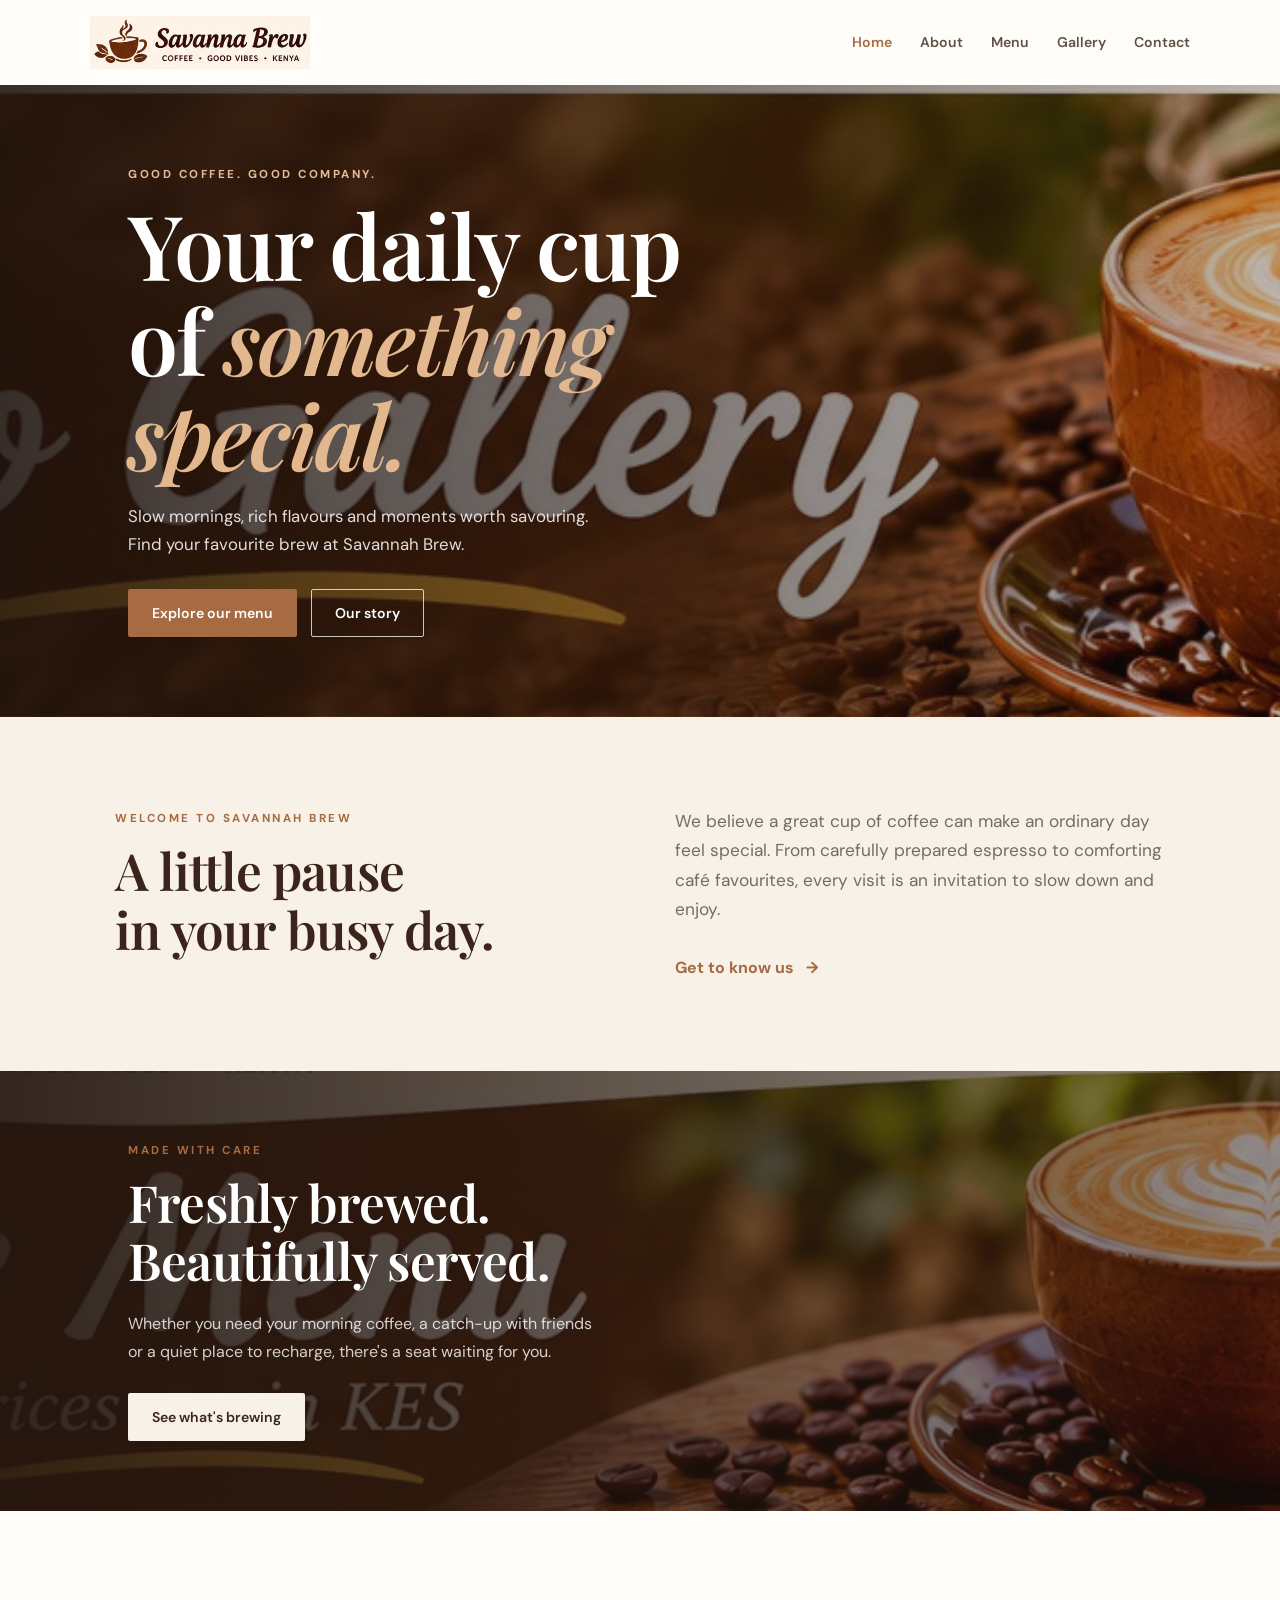
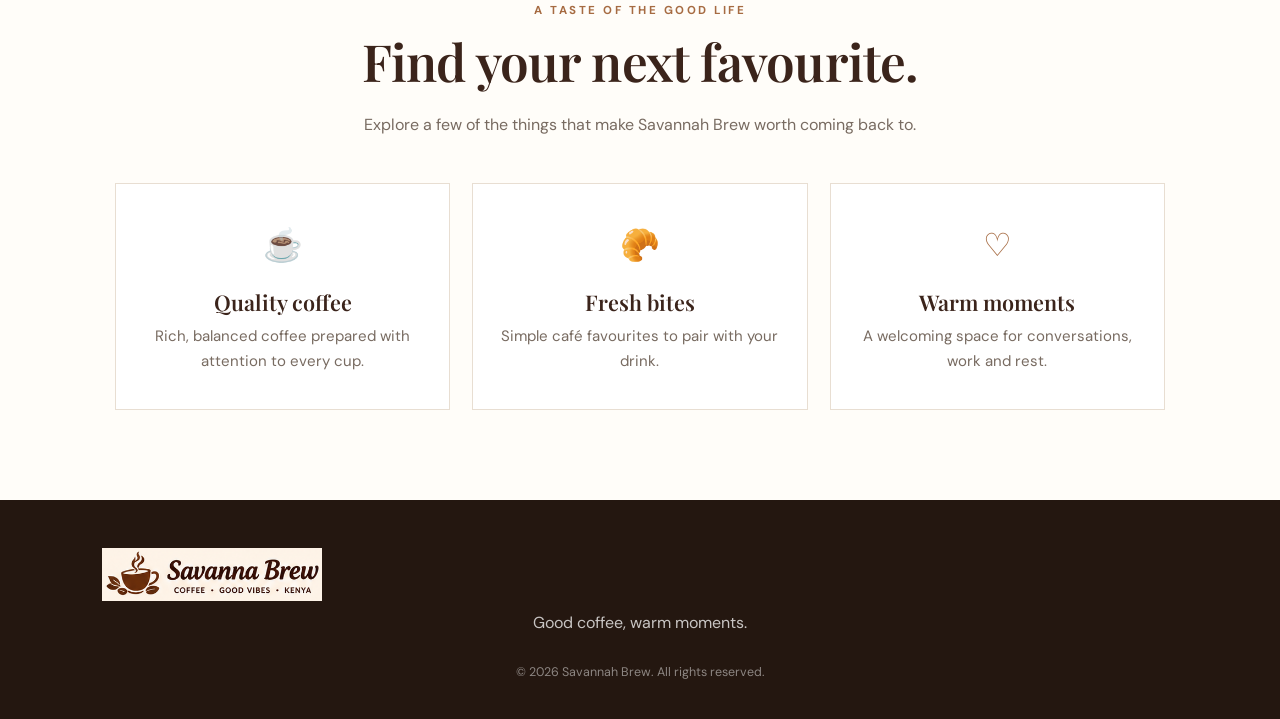
<file: index.html>
<!DOCTYPE html>
<html lang="en">
<head>
  <meta charset="UTF-8">
  <meta name="viewport" content="width=device-width, initial-scale=1.0">
  <meta name="description" content="Savannah Brew — thoughtfully brewed coffee, fresh bites and warm moments.">
  <title>Savannah Brew | Home</title>
  <link rel="stylesheet" href="css/style.css">
</head>
<body>
  <header class="site-header">
    <a class="brand-logo" href="index.html"><img src="resources/brand/savanna-brew-logo.png" alt="Savanna Brew"></a>
    <nav class="main-nav" aria-label="Main navigation">
      <a class="active" href="index.html">Home</a><a href="about.html">About</a>
      <a href="menu.html">Menu</a><a href="gallery.html">Gallery</a><a href="contact.html">Contact</a>
    </nav>
  </header>

  <main>
    <section class="hero">
      <div class="hero-content">
        <p class="eyebrow">GOOD COFFEE. GOOD COMPANY.</p>
        <h1>Your daily cup<br>of <em>something special.</em></h1>
        <p>Slow mornings, rich flavours and moments worth savouring. Find your favourite brew at Savannah Brew.</p>
        <div class="hero-actions">
          <a class="btn btn-primary" href="menu.html">Explore our menu</a>
          <a class="btn btn-outline" href="about.html">Our story</a>
        </div>
      </div>
    </section>

    <section class="section intro-grid">
      <div>
        <p class="eyebrow">WELCOME TO SAVANNAH BREW</p>
        <h2>A little pause<br>in your busy day.</h2>
      </div>
      <div>
        <p class="lead">We believe a great cup of coffee can make an ordinary day feel special. From carefully prepared espresso to comforting café favourites, every visit is an invitation to slow down and enjoy.</p>
        <a class="text-link" href="about.html">Get to know us <span>→</span></a>
      </div>
    </section>

    <section class="feature-band">
      <div class="feature-copy">
        <p class="eyebrow">MADE WITH CARE</p>
        <h2>Freshly brewed.<br>Beautifully served.</h2>
        <p>Whether you need your morning coffee, a catch-up with friends or a quiet place to recharge, there's a seat waiting for you.</p>
        <a class="btn btn-light" href="menu.html">See what's brewing</a>
      </div>
    </section>

    <section class="section center">
      <p class="eyebrow">A TASTE OF THE GOOD LIFE</p>
      <h2>Find your next favourite.</h2>
      <p class="section-intro">Explore a few of the things that make Savannah Brew worth coming back to.</p>
      <div class="three-cards">
        <article class="small-card"><div class="card-icon">☕</div><h3>Quality coffee</h3><p>Rich, balanced coffee prepared with attention to every cup.</p></article>
        <article class="small-card"><div class="card-icon">🥐</div><h3>Fresh bites</h3><p>Simple café favourites to pair with your drink.</p></article>
        <article class="small-card"><div class="card-icon">♡</div><h3>Warm moments</h3><p>A welcoming space for conversations, work and rest.</p></article>
      </div>
    </section>
  </main>

  <footer class="site-footer"><a class="brand-logo" href="index.html"><img src="resources/brand/savanna-brew-logo.png" alt="Savanna Brew"></a><p>Good coffee, warm moments.</p><p class="copyright">© 2026 Savannah Brew. All rights reserved.</p></footer>
</body>
</html>
</file>
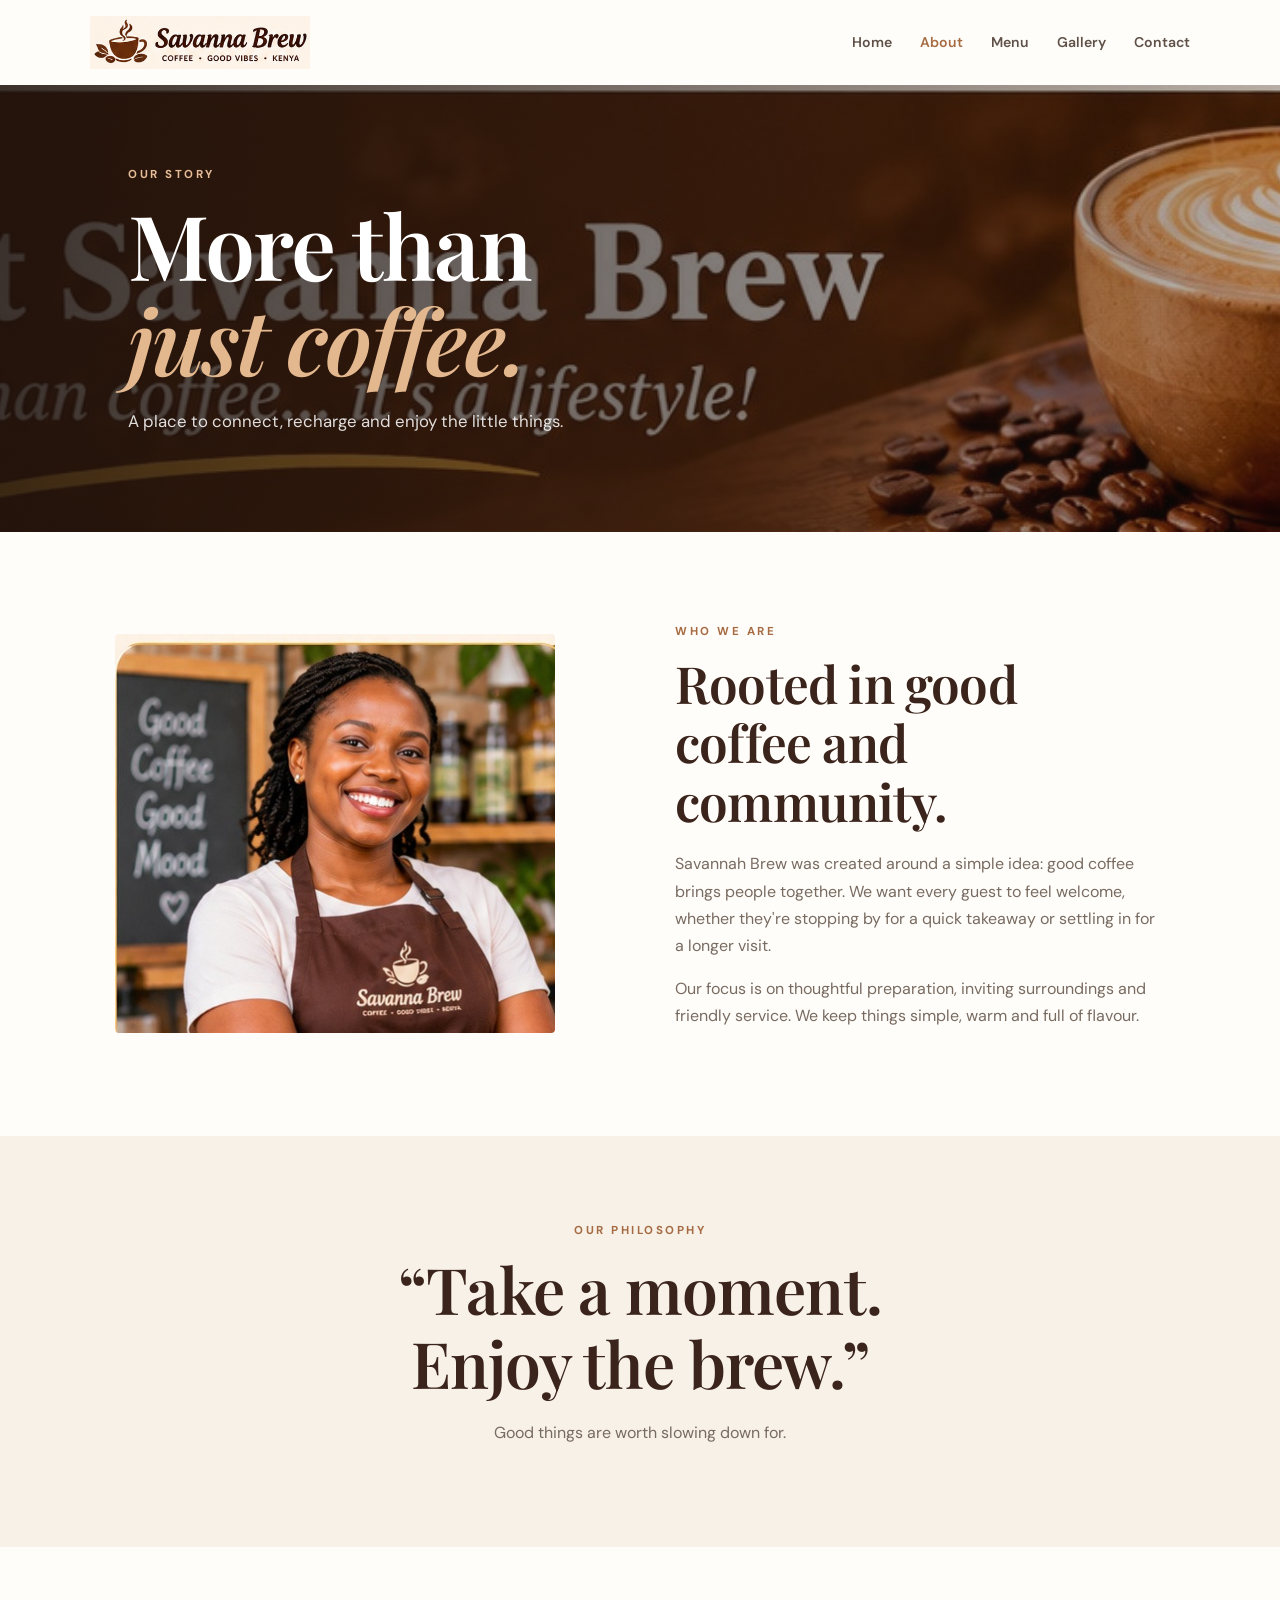
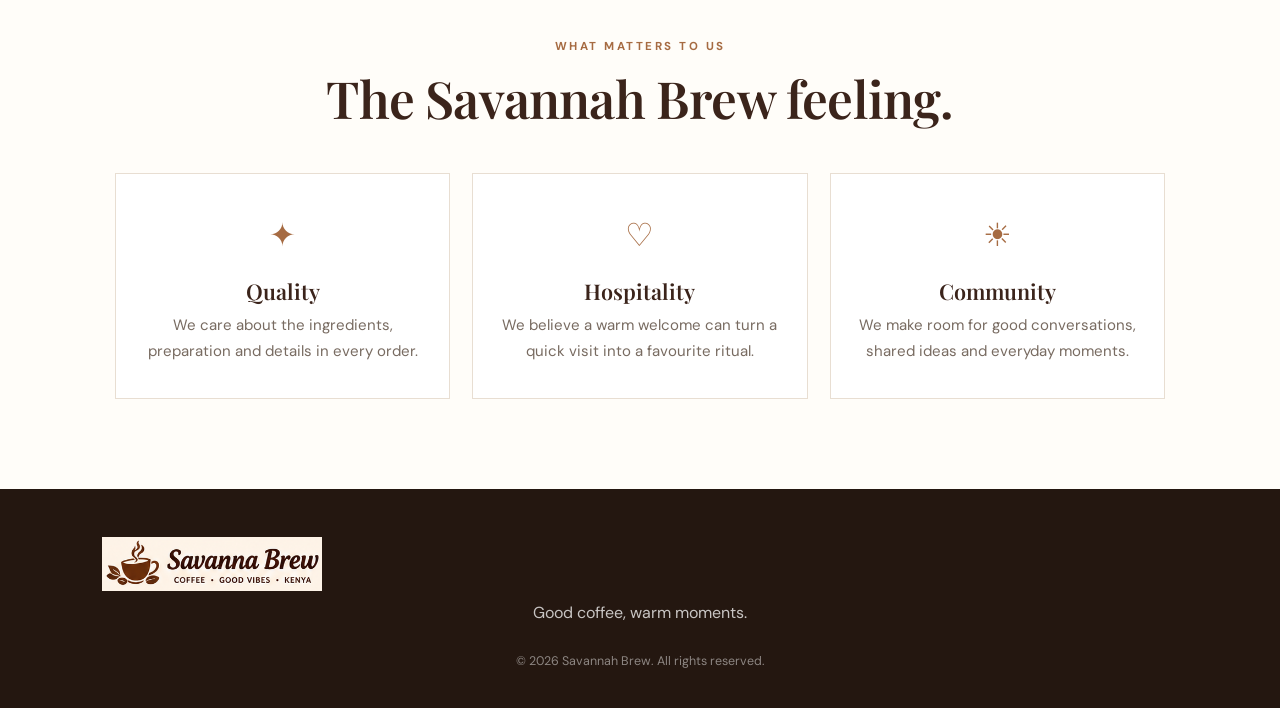
<file: about.html>
<!DOCTYPE html>
<html lang="en">
<head>
  <meta charset="UTF-8"><meta name="viewport" content="width=device-width, initial-scale=1.0">
  <title>About Us | Savannah Brew</title><link rel="stylesheet" href="css/style.css">
</head>
<body>
  <header class="site-header"><a class="brand-logo" href="index.html"><img src="resources/brand/savanna-brew-logo.png" alt="Savanna Brew"></a>
    <nav class="main-nav" aria-label="Main navigation"><a href="index.html">Home</a><a class="active" href="about.html">About</a><a href="menu.html">Menu</a><a href="gallery.html">Gallery</a><a href="contact.html">Contact</a></nav>
  </header>
  <main>
    <section class="page-hero about-hero"><div><p class="eyebrow">OUR STORY</p><h1>More than<br><em>just coffee.</em></h1><p>A place to connect, recharge and enjoy the little things.</p></div></section>
    <section class="section split-section">
      <img class="founder-photo" src="resources/about/founder-portrait.jpg" alt="Savanna Brew founder">
      <div><p class="eyebrow">WHO WE ARE</p><h2>Rooted in good<br>coffee and community.</h2>
        <p>Savannah Brew was created around a simple idea: good coffee brings people together. We want every guest to feel welcome, whether they're stopping by for a quick takeaway or settling in for a longer visit.</p>
        <p>Our focus is on thoughtful preparation, inviting surroundings and friendly service. We keep things simple, warm and full of flavour.</p>
      </div>
    </section>
    <section class="quote-section"><p class="eyebrow">OUR PHILOSOPHY</p><h2>“Take a moment.<br>Enjoy the brew.”</h2><p>Good things are worth slowing down for.</p></section>
    <section class="section center"><p class="eyebrow">WHAT MATTERS TO US</p><h2>The Savannah Brew feeling.</h2>
      <div class="three-cards"><article class="small-card"><div class="card-icon">✦</div><h3>Quality</h3><p>We care about the ingredients, preparation and details in every order.</p></article>
      <article class="small-card"><div class="card-icon">♡</div><h3>Hospitality</h3><p>We believe a warm welcome can turn a quick visit into a favourite ritual.</p></article>
      <article class="small-card"><div class="card-icon">☀</div><h3>Community</h3><p>We make room for good conversations, shared ideas and everyday moments.</p></article></div>
    </section>
  </main>
  <footer class="site-footer"><a class="brand-logo" href="index.html"><img src="resources/brand/savanna-brew-logo.png" alt="Savanna Brew"></a><p>Good coffee, warm moments.</p><p class="copyright">© 2026 Savannah Brew. All rights reserved.</p></footer>
</body></html>
</file>
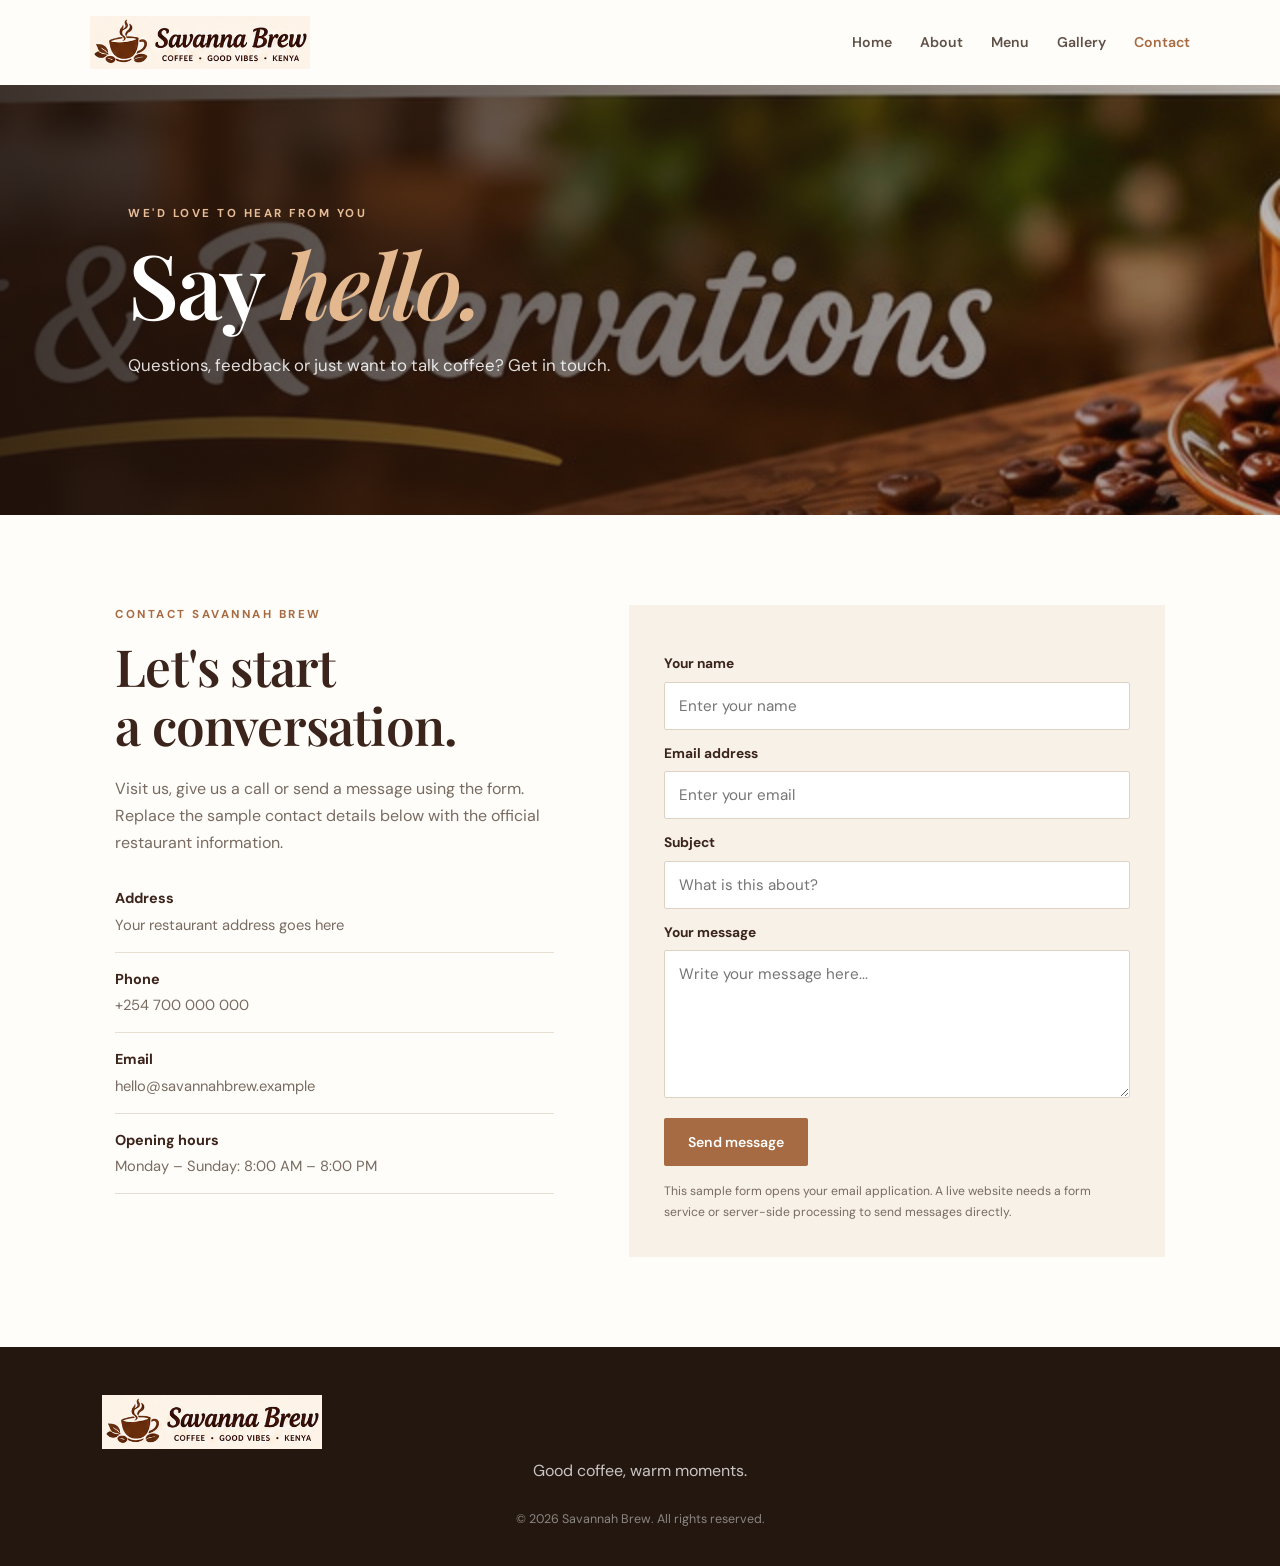
<file: contact.html>
<!DOCTYPE html>
<html lang="en">
<head>
  <meta charset="UTF-8"><meta name="viewport" content="width=device-width, initial-scale=1.0">
  <title>Contact Us | Savannah Brew</title><link rel="stylesheet" href="css/style.css">
</head>
<body>
  <header class="site-header"><a class="brand-logo" href="index.html"><img src="resources/brand/savanna-brew-logo.png" alt="Savanna Brew"></a>
    <nav class="main-nav" aria-label="Main navigation"><a href="index.html">Home</a><a href="about.html">About</a><a href="menu.html">Menu</a><a href="gallery.html">Gallery</a><a class="active" href="contact.html">Contact</a></nav>
  </header>
  <main>
    <section class="page-hero contact-hero"><div><p class="eyebrow">WE'D LOVE TO HEAR FROM YOU</p><h1>Say <em>hello.</em></h1><p>Questions, feedback or just want to talk coffee? Get in touch.</p></div></section>
    <section class="section contact-layout">
      <div><p class="eyebrow">CONTACT SAVANNAH BREW</p><h2>Let's start<br>a conversation.</h2><p>Visit us, give us a call or send a message using the form. Replace the sample contact details below with the official restaurant information.</p>
        <div class="contact-detail"><strong>Address</strong><span>Your restaurant address goes here</span></div>
        <div class="contact-detail"><strong>Phone</strong><span>+254 700 000 000</span></div>
        <div class="contact-detail"><strong>Email</strong><span>hello@savannahbrew.example</span></div>
        <div class="contact-detail"><strong>Opening hours</strong><span>Monday – Sunday: 8:00 AM – 8:00 PM</span></div>
      </div>
      <form class="contact-form" action="mailto:hello@savannahbrew.example" method="post" enctype="text/plain">
        <label for="name">Your name</label><input id="name" name="Name" type="text" placeholder="Enter your name" required>
        <label for="email">Email address</label><input id="email" name="Email" type="email" placeholder="Enter your email" required>
        <label for="subject">Subject</label><input id="subject" name="Subject" type="text" placeholder="What is this about?">
        <label for="message">Your message</label><textarea id="message" name="Message" rows="6" placeholder="Write your message here..." required></textarea>
        <button class="btn btn-primary" type="submit">Send message</button>
        <p class="form-note">This sample form opens your email application. A live website needs a form service or server-side processing to send messages directly.</p>
      </form>
    </section>
  </main>
  <footer class="site-footer"><a class="brand-logo" href="index.html"><img src="resources/brand/savanna-brew-logo.png" alt="Savanna Brew"></a><p>Good coffee, warm moments.</p><p class="copyright">© 2026 Savannah Brew. All rights reserved.</p></footer>
</body></html>
</file>
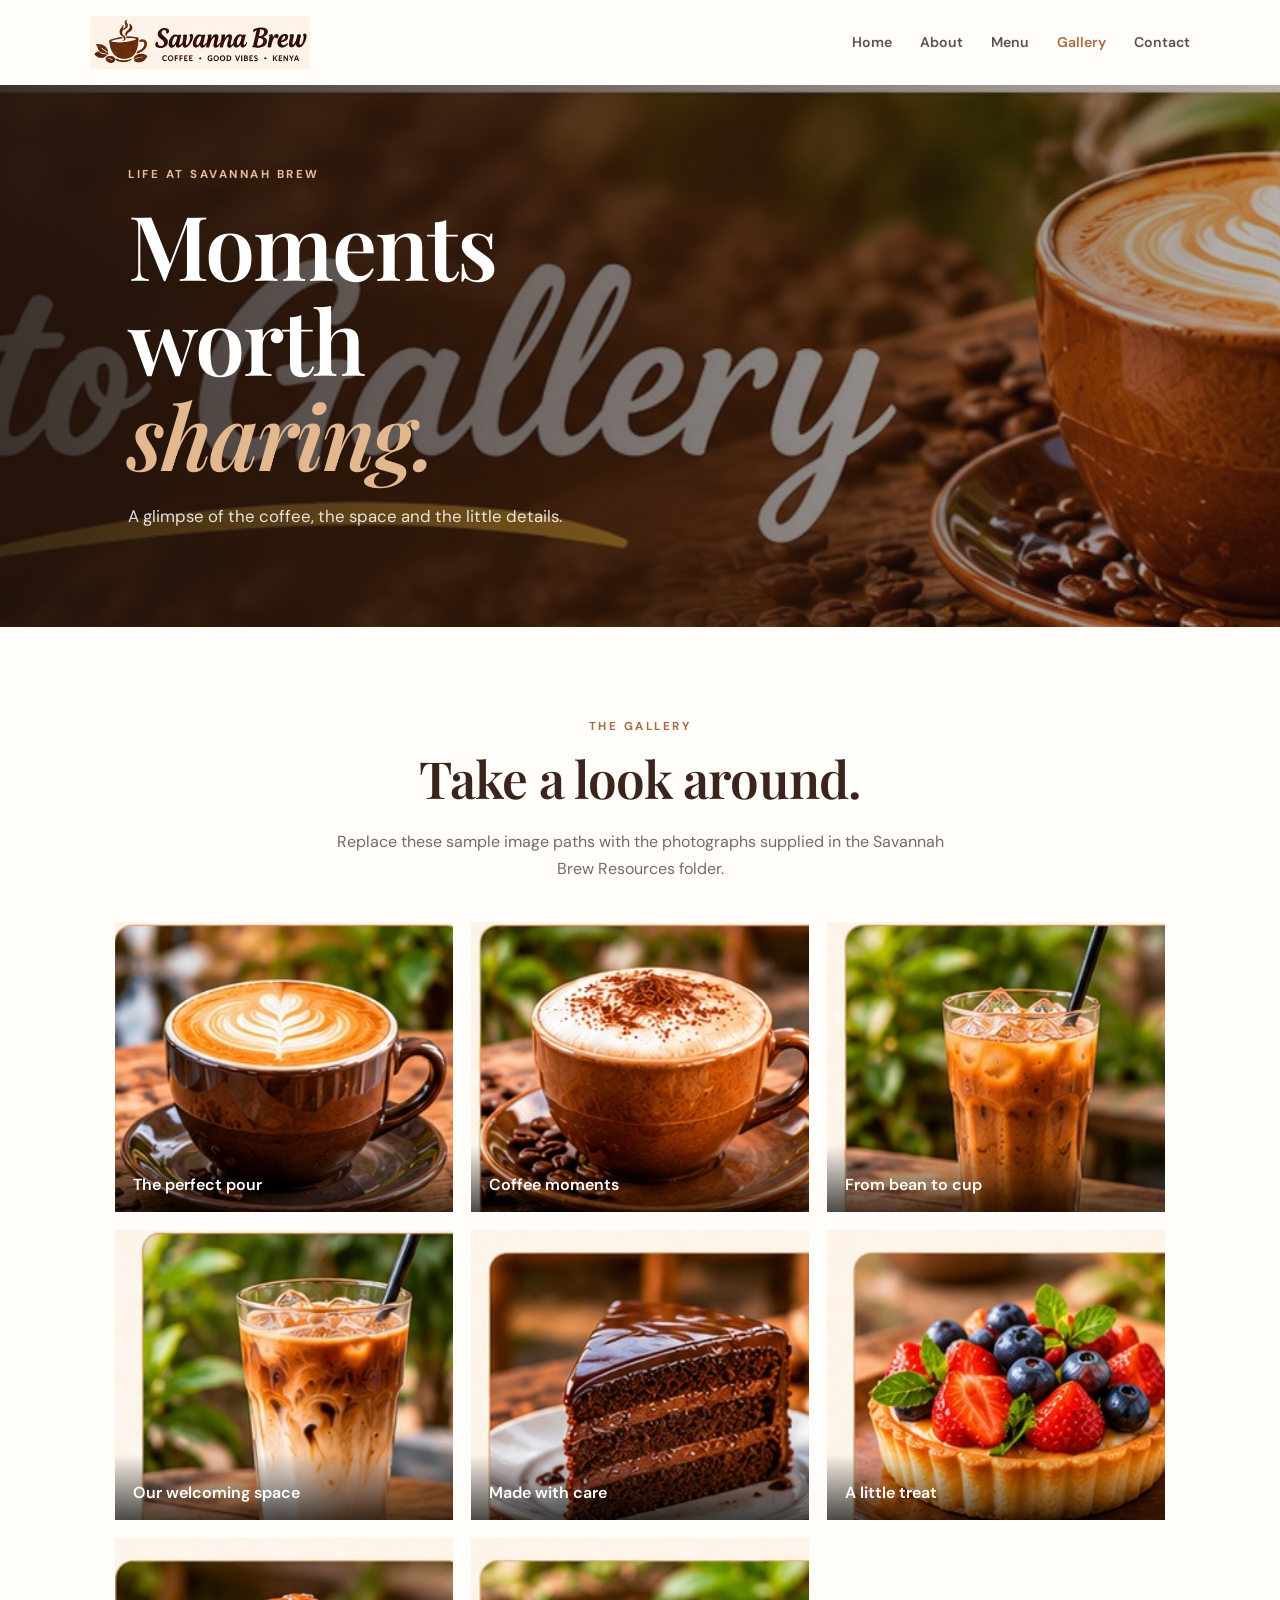
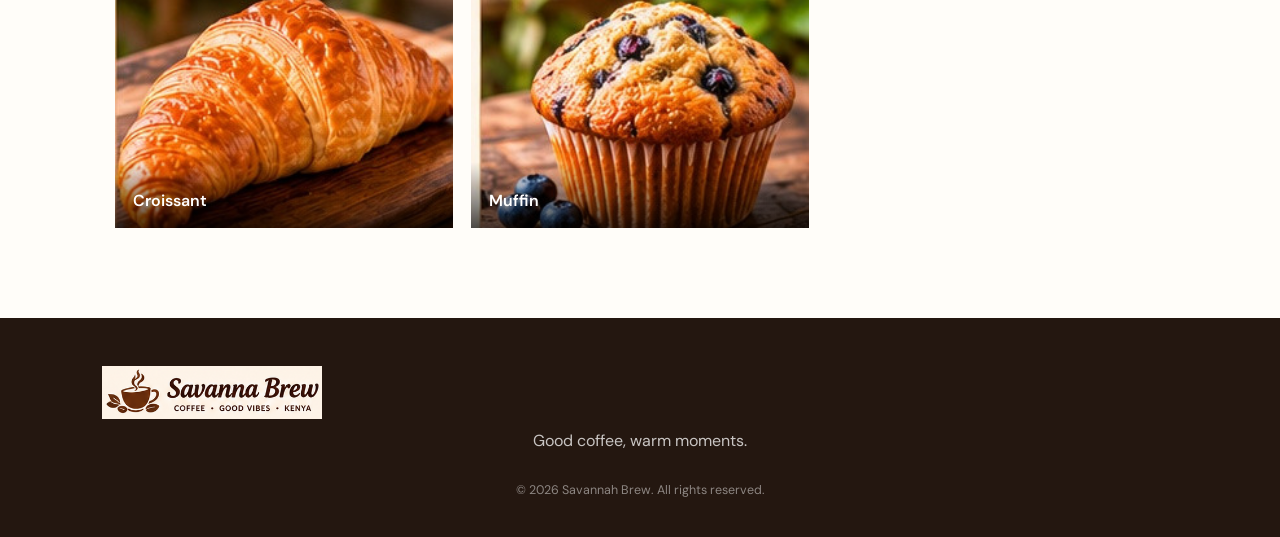
<file: gallery.html>
<!DOCTYPE html>
<html lang="en">
<head>
  <meta charset="UTF-8"><meta name="viewport" content="width=device-width, initial-scale=1.0">
  <title>Gallery | Savannah Brew</title><link rel="stylesheet" href="css/style.css">
</head>
<body>
  <header class="site-header"><a class="brand-logo" href="index.html"><img src="resources/brand/savanna-brew-logo.png" alt="Savanna Brew"></a>
    <nav class="main-nav" aria-label="Main navigation"><a href="index.html">Home</a><a href="about.html">About</a><a href="menu.html">Menu</a><a class="active" href="gallery.html">Gallery</a><a href="contact.html">Contact</a></nav>
  </header>
  <main>
    <section class="page-hero gallery-hero"><div><p class="eyebrow">LIFE AT SAVANNAH BREW</p><h1>Moments worth<br><em>sharing.</em></h1><p>A glimpse of the coffee, the space and the little details.</p></div></section>
    <section class="section"><div class="center"><p class="eyebrow">THE GALLERY</p><h2>Take a look around.</h2><p class="section-intro">Replace these sample image paths with the photographs supplied in the Savannah Brew Resources folder.</p></div>
      <div class="gallery-grid">
        <figure><img src="resources/gallery/latte.jpg" alt="Freshly brewed coffee" onerror="this.style.display='none';this.parentElement.classList.add('image-fallback')"><figcaption>The perfect pour</figcaption></figure>
        <figure><img src="resources/gallery/cappuccino.jpg" alt="Coffee and café treats" onerror="this.style.display='none';this.parentElement.classList.add('image-fallback')"><figcaption>Coffee moments</figcaption></figure>
        <figure><img src="resources/gallery/iced-coffee.jpg" alt="Coffee beans" onerror="this.style.display='none';this.parentElement.classList.add('image-fallback')"><figcaption>From bean to cup</figcaption></figure>
        <figure><img src="resources/gallery/iced-latte.jpg" alt="Café interior" onerror="this.style.display='none';this.parentElement.classList.add('image-fallback')"><figcaption>Our welcoming space</figcaption></figure>
        <figure><img src="resources/gallery/chocolate-cake.jpg" alt="Barista preparing coffee" onerror="this.style.display='none';this.parentElement.classList.add('image-fallback')"><figcaption>Made with care</figcaption></figure>
        <figure><img src="resources/gallery/fruit-tart.jpg" alt="Pastry served with coffee" onerror="this.style.display='none';this.parentElement.classList.add('image-fallback')"><figcaption>A little treat</figcaption></figure>
      <figure><img src="resources/gallery/croissant.jpg" alt="Fresh croissant"><figcaption>Croissant</figcaption></figure>
        <figure><img src="resources/gallery/muffin.jpg" alt="Fresh muffin"><figcaption>Muffin</figcaption></figure>
      </div>
    </section>
  </main>
  <footer class="site-footer"><a class="brand-logo" href="index.html"><img src="resources/brand/savanna-brew-logo.png" alt="Savanna Brew"></a><p>Good coffee, warm moments.</p><p class="copyright">© 2026 Savannah Brew. All rights reserved.</p></footer>
</body></html>
</file>
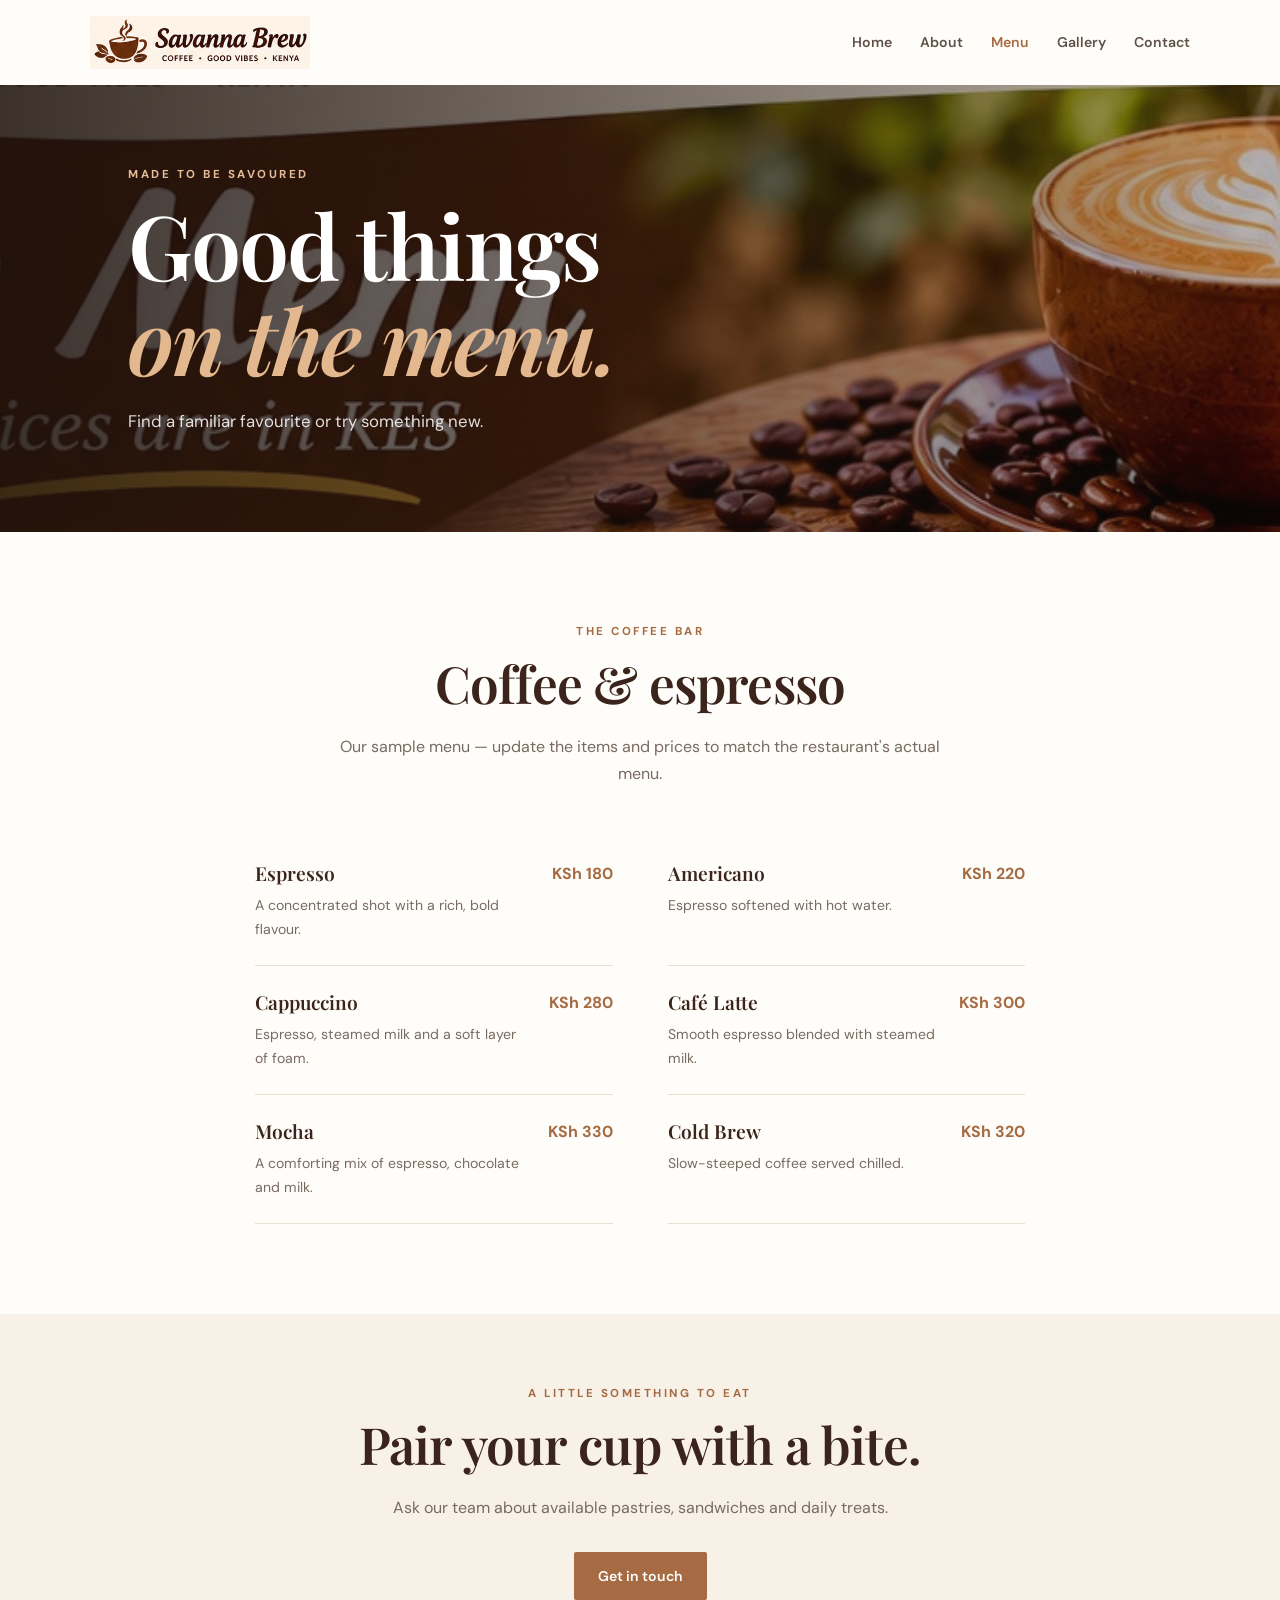
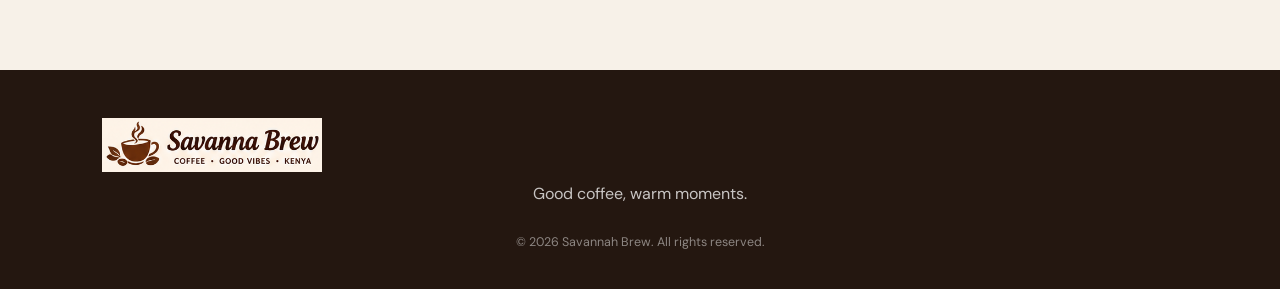
<file: menu.html>
<!DOCTYPE html>
<html lang="en">
<head>
  <meta charset="UTF-8"><meta name="viewport" content="width=device-width, initial-scale=1.0">
  <title>Menu | Savannah Brew</title><link rel="stylesheet" href="css/style.css">
</head>
<body>
  <header class="site-header"><a class="brand-logo" href="index.html"><img src="resources/brand/savanna-brew-logo.png" alt="Savanna Brew"></a>
    <nav class="main-nav" aria-label="Main navigation"><a href="index.html">Home</a><a href="about.html">About</a><a class="active" href="menu.html">Menu</a><a href="gallery.html">Gallery</a><a href="contact.html">Contact</a></nav>
  </header>
  <main>
    <section class="page-hero menu-hero"><div><p class="eyebrow">MADE TO BE SAVOURED</p><h1>Good things<br><em>on the menu.</em></h1><p>Find a familiar favourite or try something new.</p></div></section>
    <section class="section menu-section">
      <div class="center"><p class="eyebrow">THE COFFEE BAR</p><h2>Coffee & espresso</h2><p class="section-intro">Our sample menu — update the items and prices to match the restaurant's actual menu.</p></div>
      <div class="menu-list">
        <article class="menu-item"><div><h3>Espresso</h3><p>A concentrated shot with a rich, bold flavour.</p></div><strong>KSh 180</strong></article>
        <article class="menu-item"><div><h3>Americano</h3><p>Espresso softened with hot water.</p></div><strong>KSh 220</strong></article>
        <article class="menu-item"><div><h3>Cappuccino</h3><p>Espresso, steamed milk and a soft layer of foam.</p></div><strong>KSh 280</strong></article>
        <article class="menu-item"><div><h3>Café Latte</h3><p>Smooth espresso blended with steamed milk.</p></div><strong>KSh 300</strong></article>
        <article class="menu-item"><div><h3>Mocha</h3><p>A comforting mix of espresso, chocolate and milk.</p></div><strong>KSh 330</strong></article>
        <article class="menu-item"><div><h3>Cold Brew</h3><p>Slow-steeped coffee served chilled.</p></div><strong>KSh 320</strong></article>
      </div>
    </section>
    <section class="menu-note"><p class="eyebrow">A LITTLE SOMETHING TO EAT</p><h2>Pair your cup with a bite.</h2><p>Ask our team about available pastries, sandwiches and daily treats.</p><a class="btn btn-primary" href="contact.html">Get in touch</a></section>
  </main>
  <footer class="site-footer"><a class="brand-logo" href="index.html"><img src="resources/brand/savanna-brew-logo.png" alt="Savanna Brew"></a><p>Good coffee, warm moments.</p><p class="copyright">© 2026 Savannah Brew. All rights reserved.</p></footer>
</body></html>
</file>
<file: css/style.css>
/* SAVANNAH BREW — shared website stylesheet */
@import url('https://fonts.googleapis.com/css2?family=DM+Sans:wght@400;500;600;700&family=Playfair+Display:ital,wght@0,500;0,600;0,700;1,500;1,600&display=swap');

:root {
  --coffee: #3b241b;
  --coffee-dark: #241710;
  --caramel: #a66b42;
  --cream: #f7f1e8;
  --paper: #fffdf9;
  --muted: #786b61;
  --line: #e8ded2;
}
* { box-sizing: border-box; }
html { scroll-behavior: smooth; }
body { margin: 0; color: var(--coffee-dark); background: var(--paper); font-family: 'DM Sans', Arial, sans-serif; line-height: 1.7; }
a { color: inherit; text-decoration: none; }
.site-header { min-height: 82px; padding: 16px 7%; display: flex; align-items: center; justify-content: space-between; gap: 25px; background: var(--paper); }
.logo { font-family: 'Playfair Display', Georgia, serif; font-size: 1.65rem; font-weight: 700; letter-spacing: -.5px; color: var(--coffee); white-space: nowrap; }
.logo span { color: var(--caramel); font-style: italic; }
.main-nav { display: flex; flex-wrap: wrap; align-items: center; gap: 28px; }
.main-nav a { color: #5f5148; font-size: .88rem; font-weight: 600; transition: color .2s; }
.main-nav a:hover, .main-nav a.active { color: var(--caramel); }
.hero, .page-hero { position: relative; display: flex; align-items: center; min-height: 590px; padding: 80px 10%; color: white; background-color: #38241a; background-image: linear-gradient(90deg, rgba(28,17,12,.88), rgba(28,17,12,.28)), url('../resources/banners/gallery-coffee-banner.jpg'); background-position: center; background-size: cover; }
.hero-content, .page-hero > div { max-width: 620px; position: relative; z-index: 1; }
.hero h1, .page-hero h1 { margin: 12px 0 20px; font: 600 clamp(3rem, 7vw, 5.6rem)/1.06 'Playfair Display', Georgia, serif; letter-spacing: -2px; }
.hero h1 em, .page-hero h1 em { color: #e4b88f; }
.hero-content > p:not(.eyebrow), .page-hero > div > p:not(.eyebrow) { max-width: 490px; color: rgba(255,255,255,.86); font-size: 1.05rem; }
.eyebrow { margin: 0 0 12px; color: var(--caramel); font-size: .72rem; font-weight: 700; letter-spacing: 2.5px; }
.hero .eyebrow, .page-hero .eyebrow { color: #e7bd98; }
.hero-actions { display: flex; flex-wrap: wrap; gap: 14px; margin-top: 30px; }
.btn { display: inline-flex; align-items: center; justify-content: center; min-height: 48px; padding: 12px 23px; border: 1px solid transparent; border-radius: 2px; cursor: pointer; font: 600 .88rem 'DM Sans', sans-serif; transition: .2s; }
.btn-primary { background: var(--caramel); color: white; }
.btn-primary:hover { background: var(--coffee); }
.btn-outline { border-color: rgba(255,255,255,.75); color: white; }
.btn-outline:hover { background: white; color: var(--coffee); }
.btn-light { background: var(--cream); color: var(--coffee); }
.btn-light:hover { background: white; }
.section { padding: 90px 9%; }
h2 { margin: 0 0 20px; color: var(--coffee); font: 600 clamp(2.2rem, 4vw, 3.4rem)/1.15 'Playfair Display', Georgia, serif; letter-spacing: -.8px; }
h3 { margin: 0 0 8px; color: var(--coffee); font: 600 1.35rem 'Playfair Display', Georgia, serif; }
p { margin-top: 0; }
.intro-grid { display: grid; grid-template-columns: 1fr 1fr; gap: 70px; align-items: center; background: var(--cream); }
.lead { color: var(--muted); font-size: 1.08rem; }
.text-link { display: inline-block; margin-top: 12px; color: var(--caramel); font-weight: 700; }
.text-link span { margin-left: 8px; }
.feature-band { min-height: 440px; display: flex; align-items: center; padding: 70px 10%; color: white; background: linear-gradient(90deg, rgba(35,22,15,.93), rgba(35,22,15,.48)), url('../resources/banners/menu-coffee-banner.jpg') center/cover, #493024; }
.feature-copy { max-width: 540px; }
.feature-copy h2 { color: white; }
.feature-copy > p:not(.eyebrow) { color: rgba(255,255,255,.8); max-width: 480px; }
.feature-copy .btn { margin-top: 12px; }
.center { text-align: center; }
.section-intro { max-width: 620px; margin: 0 auto 38px; color: var(--muted); }
.three-cards { display: grid; grid-template-columns: repeat(3, 1fr); gap: 22px; margin-top: 45px; text-align: center; }
.small-card { padding: 34px 25px; border: 1px solid var(--line); background: white; }
.small-card p { margin-bottom: 0; color: var(--muted); font-size: .94rem; }
.card-icon { margin-bottom: 15px; color: var(--caramel); font-size: 2rem; }
.site-footer { padding: 48px 8% 28px; text-align: center; color: rgba(255,255,255,.75); background: var(--coffee-dark); }
.site-footer .logo { color: white; }
.site-footer p { margin: 8px 0; }
.copyright { margin-top: 25px !important; color: rgba(255,255,255,.48); font-size: .78rem; }
.page-hero { min-height: 430px; }
.about-hero { background-image: linear-gradient(90deg, rgba(28,17,12,.86), rgba(28,17,12,.3)), url('../resources/banners/about-coffee-banner.jpg'); }
.menu-hero { background-image: linear-gradient(90deg, rgba(28,17,12,.86), rgba(28,17,12,.3)), url('../resources/banners/menu-coffee-banner.jpg'); }
.gallery-hero { background-image: linear-gradient(90deg, rgba(28,17,12,.86), rgba(28,17,12,.3)), url('../resources/banners/gallery-coffee-banner.jpg'); }
.contact-hero { background-image: linear-gradient(90deg, rgba(28,17,12,.86), rgba(28,17,12,.3)), url('../resources/banners/contact-coffee-banner.jpg'); }
.split-section { display: grid; grid-template-columns: 1fr 1fr; align-items: center; gap: 70px; }
.split-section p:not(.eyebrow) { color: var(--muted); }
.photo-placeholder { min-height: 430px; background: linear-gradient(135deg, #7c5238, #d4b18e 55%, #493024); }
.coffee-photo { background: linear-gradient(135deg, rgba(55,32,21,.12), rgba(55,32,21,.12)), url('../images/coffee/coffee-about.jpg') center/cover, #8a6246; }
.quote-section { padding: 85px 20px; text-align: center; background: var(--cream); }
.quote-section h2 { font-size: clamp(2.5rem, 5vw, 4rem); }
.quote-section > p:last-child { color: var(--muted); }
.menu-section { max-width: 1000px; margin: auto; }
.menu-list { display: grid; grid-template-columns: 1fr 1fr; gap: 0 55px; margin-top: 50px; }
.menu-item { display: flex; justify-content: space-between; align-items: flex-start; gap: 18px; padding: 23px 0; border-bottom: 1px solid var(--line); }
.menu-item h3 { font-size: 1.2rem; }
.menu-item p { margin: 0; color: var(--muted); font-size: .88rem; }
.menu-item strong { color: var(--caramel); white-space: nowrap; }
.menu-note { padding: 70px 20px; text-align: center; background: var(--cream); }
.menu-note p:not(.eyebrow) { color: var(--muted); }
.menu-note .btn { margin-top: 15px; }
.gallery-grid { display: grid; grid-template-columns: repeat(3, 1fr); gap: 18px; margin-top: 40px; }
.gallery-grid figure { position: relative; min-height: 260px; margin: 0; overflow: hidden; background: linear-gradient(135deg, #d5b797, #68432e); }
.gallery-grid img { display: block; width: 100%; height: 290px; object-fit: cover; transition: transform .35s; }
.gallery-grid figure:hover img { transform: scale(1.05); }
.gallery-grid figcaption { position: absolute; right: 0; bottom: 0; left: 0; padding: 25px 18px 14px; color: white; font-weight: 600; background: linear-gradient(transparent, rgba(0,0,0,.7)); }
.gallery-grid .image-fallback::after { content: 'Add your gallery image here'; display: grid; place-items: center; min-height: 260px; color: white; font-size: .9rem; }
.contact-layout { display: grid; grid-template-columns: .9fr 1.1fr; gap: 75px; }
.contact-layout > div > p:not(.eyebrow) { color: var(--muted); }
.contact-detail { display: flex; flex-direction: column; gap: 2px; padding: 14px 0; border-bottom: 1px solid var(--line); }
.contact-detail strong { color: var(--coffee); font-size: .9rem; }
.contact-detail span { color: var(--muted); font-size: .92rem; }
.contact-form { display: flex; flex-direction: column; padding: 35px; background: var(--cream); }
.contact-form label { margin: 12px 0 6px; color: var(--coffee); font-size: .86rem; font-weight: 700; }
.contact-form input, .contact-form textarea { width: 100%; padding: 13px 14px; border: 1px solid #ded2c5; border-radius: 2px; outline: none; background: white; color: var(--coffee-dark); font: .95rem 'DM Sans', sans-serif; }
.contact-form input:focus, .contact-form textarea:focus { border-color: var(--caramel); }
.contact-form textarea { resize: vertical; }
.contact-form button { align-self: flex-start; margin-top: 20px; }
.form-note { margin: 15px 0 0; color: var(--muted); font-size: .76rem; }
@media (max-width: 800px) {
  .site-header { flex-direction: column; padding: 18px 5%; }
  .main-nav { justify-content: center; gap: 13px 20px; }
  .hero, .page-hero { min-height: 480px; padding: 65px 7%; }
  .intro-grid, .split-section, .contact-layout { grid-template-columns: 1fr; gap: 35px; }
  .three-cards { grid-template-columns: 1fr; }
  .menu-list { grid-template-columns: 1fr; }
  .gallery-grid { grid-template-columns: repeat(2, 1fr); }
}
@media (max-width: 520px) {
  .main-nav { gap: 10px 14px; }
  .main-nav a { font-size: .8rem; }
  .hero h1, .page-hero h1 { letter-spacing: -1px; }
  .section { padding: 65px 7%; }
  .gallery-grid { grid-template-columns: 1fr; }
  .gallery-grid img { height: 260px; }
  .contact-form { padding: 24px 18px; }
}

.founder-photo{display:block;width:100%;max-width:440px;min-height:320px;object-fit:cover;border-radius:4px}

.brand-logo img{display:block;width:220px;max-height:68px;object-fit:contain}
@media(max-width:800px){.brand-logo img{width:190px}}
</file>
